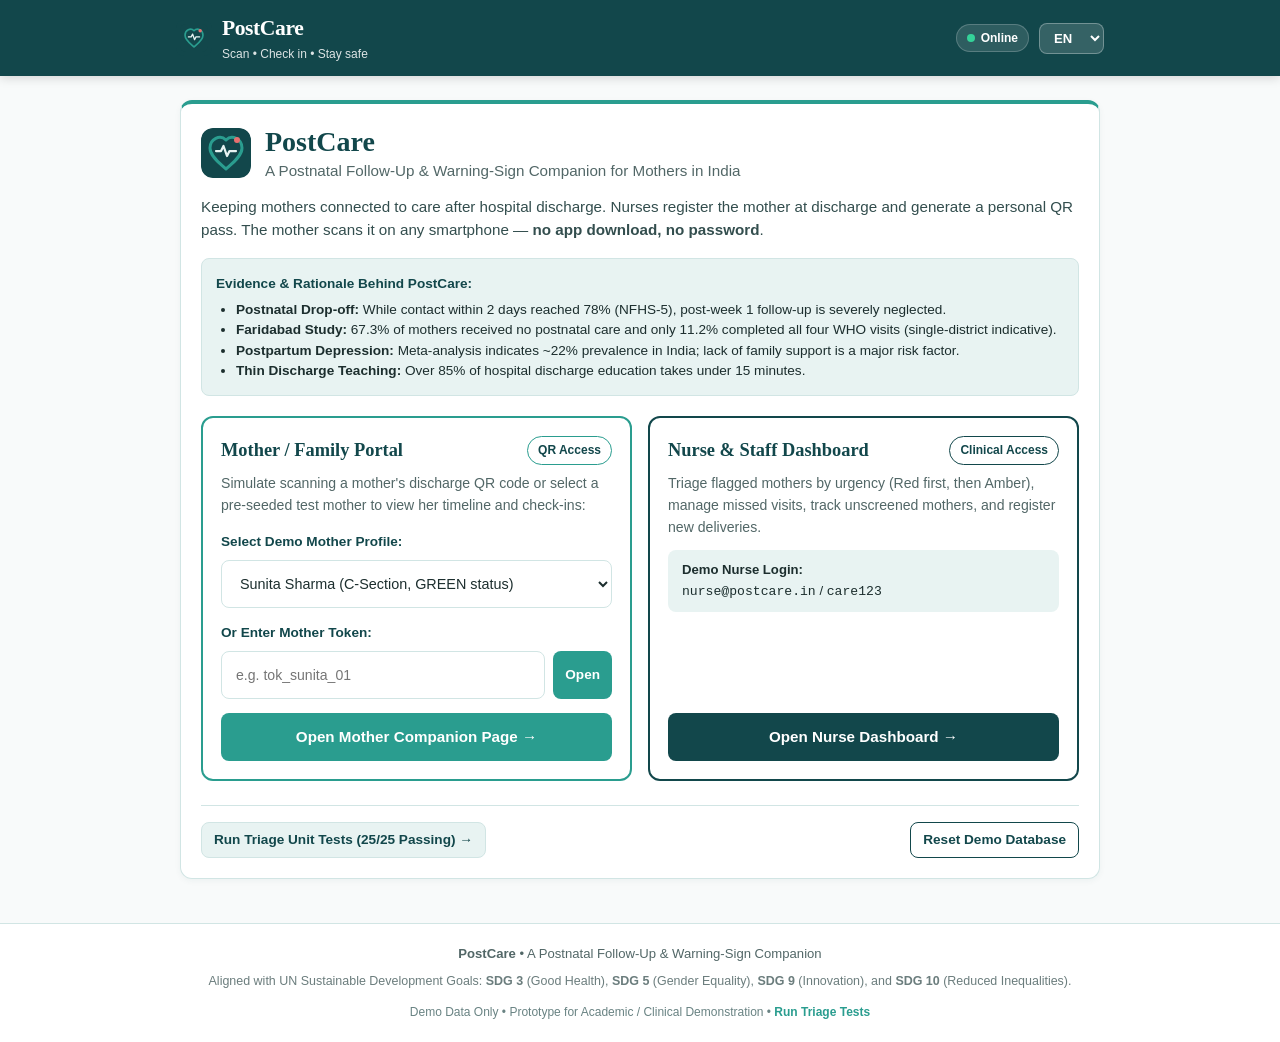
<file: index.html>
<!DOCTYPE html>
<html lang="en">
<head>
  <meta charset="UTF-8">
  <meta name="viewport" content="width=device-width, initial-scale=1.0, maximum-scale=5.0">
  <meta name="theme-color" content="#12474B">
  <meta name="description" content="PostCare - A Postnatal Follow-Up & Warning-Sign Companion keeping mothers connected to care after hospital discharge in India.">
  
  <title>PostCare - Postnatal Follow-Up & Warning-Sign Companion</title>

  <!-- PWA Manifest & Favicon (Relative paths for GitHub Pages) -->
  <link rel="manifest" href="./manifest.json">
  <link rel="icon" type="image/svg+xml" href="./assets/logo.svg">
  <link rel="apple-touch-icon" href="./assets/icons/icon.svg">

  <!-- Core Stylesheet -->
  <link rel="stylesheet" href="./css/style.css">
</head>
<body>

  <!-- Top Application Navigation Bar -->
  <header class="app-header">
    <div class="header-container">
      <a href="#/" class="brand-link" title="PostCare Home">
        <div class="brand-logo">
          <img src="./assets/logo.svg" alt="PostCare" style="width: 28px; height: 28px;">
        </div>
        <div>
          <span class="brand-title">PostCare</span>
          <span class="brand-tagline">Scan &bull; Check in &bull; Stay safe</span>
        </div>
      </a>

      <div class="header-actions">
        <!-- Live Online / Offline Sync Badge -->
        <span id="networkStatusBadge" class="network-badge online" title="PWA Connectivity Status">
          <span class="dot"></span> Online
        </span>

        <!-- Global Language Selector -->
        <select id="globalLangSelect" class="lang-select" aria-label="Select Language">
          <option value="en">EN</option>
          <option value="hi">हिन्दी</option>
          <option value="bn">বাংলা</option>
        </select>

        <!-- PWA Install Prompt Button (Hidden until installable) -->
        <button id="btnInstallPwa" class="btn btn-secondary btn-sm" style="display: none; padding: 4px 10px;" title="Install App to Home Screen">
          📥 Install
        </button>
      </div>
    </div>
  </header>

  <!-- Main View Container (Swapped by Router) -->
  <main id="appMain" class="app-main" role="main">
    <div style="text-align: center; padding: 40px 20px;">
      <p style="color: var(--text-muted);">Loading PostCare companion...</p>
    </div>
  </main>

  <!-- Application Footer -->
  <footer class="app-footer">
    <div class="footer-container">
      <div>
        <strong>PostCare</strong> &bull; A Postnatal Follow-Up & Warning-Sign Companion
      </div>
      <div style="font-size: 0.78rem; opacity: 0.85;">
        Aligned with UN Sustainable Development Goals: 
        <strong>SDG 3</strong> (Good Health), <strong>SDG 5</strong> (Gender Equality), 
        <strong>SDG 9</strong> (Innovation), and <strong>SDG 10</strong> (Reduced Inequalities).
      </div>
      <div style="font-size: 0.75rem; color: #698383; margin-top: 4px;">
        Demo Data Only &bull; Prototype for Academic / Clinical Demonstration &bull; 
        <a href="./tests/index.html" target="_blank" style="color: var(--primary-teal); font-weight: 600;">Run Triage Tests</a>
      </div>
    </div>
  </footer>

  <!-- Application Scripts (Locally bundled, zero CDN dependencies) -->
  <script src="./js/vendor/qrcode.min.js"></script>
  <script src="./js/data/questions.js"></script>
  <script src="./js/data/epds.js"></script>
  <script src="./js/data/education.js"></script>
  <script src="./js/triageRules.js"></script>
  <script src="./js/db.js"></script>
  <script src="./js/pwa.js"></script>
  <script src="./js/router.js"></script>
  <script src="./js/app.js"></script>

  <script>
    // Initialize application on DOM readiness
    document.addEventListener("DOMContentLoaded", () => {
      App.init();
    });
  </script>
</body>
</html>
</file>
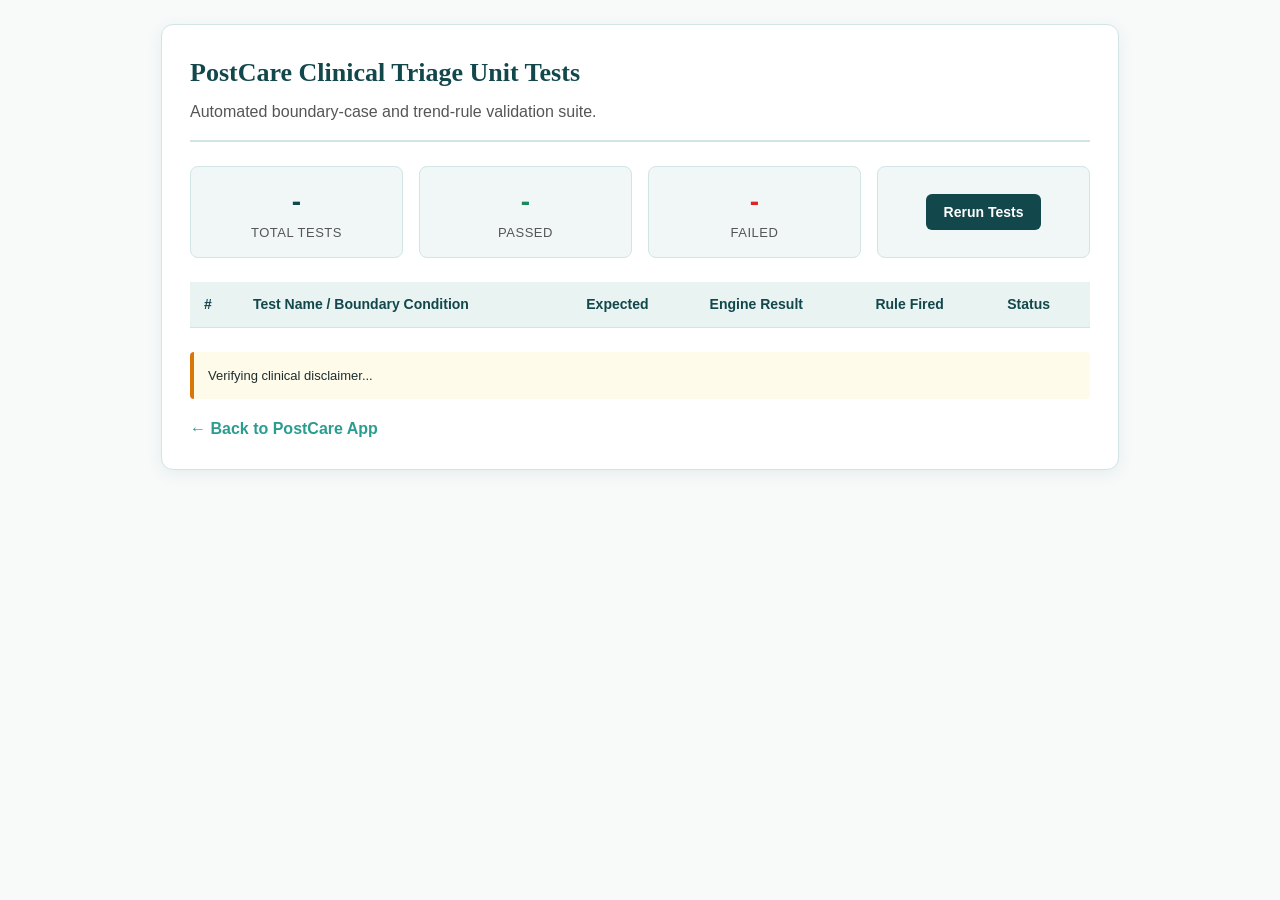
<file: tests/index.html>
<!DOCTYPE html>
<html lang="en">
<head>
  <meta charset="UTF-8">
  <meta name="viewport" content="width=device-width, initial-scale=1.0">
  <title>PostCare - Triage Unit Tests</title>
  <style>
    :root {
      --primary: #12474B;
      --teal: #2A9D8F;
      --bg: #F8FAFA;
      --card-bg: #FFFFFF;
      --text: #1C2E2E;
      --green: #1B8A5A;
      --green-bg: #E8F6EF;
      --amber: #D97706;
      --amber-bg: #FEF3C7;
      --red: #DC2626;
      --red-bg: #FEE2E2;
      --border: #D1E5E4;
    }
    body {
      font-family: -apple-system, BlinkMacSystemFont, "Segoe UI", Roboto, sans-serif;
      background: var(--bg);
      color: var(--text);
      margin: 0;
      padding: 24px;
      line-height: 1.5;
    }
    .container {
      max-width: 900px;
      margin: 0 auto;
      background: var(--card-bg);
      border-radius: 12px;
      box-shadow: 0 4px 16px rgba(18, 71, 75, 0.08);
      border: 1px solid var(--border);
      padding: 28px;
    }
    header {
      border-bottom: 2px solid var(--border);
      padding-bottom: 16px;
      margin-bottom: 24px;
    }
    h1 {
      font-family: Georgia, serif;
      color: var(--primary);
      margin: 0 0 8px 0;
      font-size: 26px;
    }
    .summary-card {
      display: flex;
      gap: 16px;
      margin-bottom: 24px;
      flex-wrap: wrap;
    }
    .stat-pill {
      flex: 1;
      min-width: 140px;
      padding: 14px;
      border-radius: 8px;
      text-align: center;
      background: #F1F7F7;
      border: 1px solid var(--border);
    }
    .stat-val {
      font-size: 28px;
      font-weight: 700;
      color: var(--primary);
    }
    .stat-val.passed { color: var(--green); }
    .stat-val.failed { color: var(--red); }
    .stat-label {
      font-size: 13px;
      color: #555;
      text-transform: uppercase;
      letter-spacing: 0.5px;
    }
    .test-table {
      width: 100%;
      border-collapse: collapse;
      margin-top: 16px;
      font-size: 14px;
    }
    .test-table th, .test-table td {
      padding: 12px 14px;
      text-align: left;
      border-bottom: 1px solid var(--border);
    }
    .test-table th {
      background: #E8F3F2;
      color: var(--primary);
      font-weight: 600;
    }
    .badge {
      display: inline-block;
      padding: 4px 10px;
      border-radius: 20px;
      font-size: 12px;
      font-weight: 600;
    }
    .badge.pass { background: var(--green-bg); color: var(--green); border: 1px solid var(--green); }
    .badge.fail { background: var(--red-bg); color: var(--red); border: 1px solid var(--red); }
    .badge.level-RED { background: var(--red-bg); color: var(--red); }
    .badge.level-AMBER { background: var(--amber-bg); color: var(--amber); }
    .badge.level-GREEN { background: var(--green-bg); color: var(--green); }
    .disclaimer-box {
      margin-top: 24px;
      padding: 14px;
      background: #FFFBEB;
      border-left: 4px solid var(--amber);
      border-radius: 4px;
      font-size: 13px;
    }
    .btn {
      background: var(--primary);
      color: white;
      border: none;
      padding: 10px 18px;
      border-radius: 6px;
      font-weight: 600;
      cursor: pointer;
      font-size: 14px;
    }
    .btn:hover { background: var(--teal); }
    .back-link {
      display: inline-block;
      margin-top: 18px;
      color: var(--teal);
      text-decoration: none;
      font-weight: 600;
    }
  </style>
</head>
<body>
  <div class="container">
    <header>
      <h1>PostCare Clinical Triage Unit Tests</h1>
      <p style="margin: 0; color: #555;">Automated boundary-case and trend-rule validation suite.</p>
    </header>

    <div class="summary-card">
      <div class="stat-pill">
        <div class="stat-val" id="totalCount">-</div>
        <div class="stat-label">Total Tests</div>
      </div>
      <div class="stat-pill">
        <div class="stat-val passed" id="passedCount">-</div>
        <div class="stat-label">Passed</div>
      </div>
      <div class="stat-pill">
        <div class="stat-val failed" id="failedCount">-</div>
        <div class="stat-label">Failed</div>
      </div>
      <div class="stat-pill" style="display: flex; align-items: center; justify-content: center;">
        <button class="btn" onclick="runSuite()">Rerun Tests</button>
      </div>
    </div>

    <table class="test-table">
      <thead>
        <tr>
          <th>#</th>
          <th>Test Name / Boundary Condition</th>
          <th>Expected</th>
          <th>Engine Result</th>
          <th>Rule Fired</th>
          <th>Status</th>
        </tr>
      </thead>
      <tbody id="testRows">
        <!-- Rendered by JS -->
      </tbody>
    </table>

    <div class="disclaimer-box" id="disclaimerText">
      Verifying clinical disclaimer...
    </div>

    <a href="../index.html" class="back-link">&larr; Back to PostCare App</a>
  </div>

  <script src="../js/triageRules.js"></script>
  <script src="./triage.test.js"></script>
  <script>
    function runSuite() {
      const rows = document.getElementById("testRows");
      rows.innerHTML = "";
      let pass = 0;
      let fail = 0;

      testCases.forEach((tc, idx) => {
        const res = evaluateTriage(tc.input, tc.prev);
        const isOk = res.level === tc.expectedLevel && res.ruleId === tc.expectedRule;
        if (isOk) pass++; else fail++;

        const tr = document.createElement("tr");
        tr.innerHTML = `
          <td>${idx + 1}</td>
          <td><strong>${tc.name}</strong></td>
          <td><span class="badge level-${tc.expectedLevel}">${tc.expectedLevel} (${tc.expectedRule})</span></td>
          <td><span class="badge level-${res.level}">${res.level}</span></td>
          <td><code>${res.ruleId}</code>: ${res.whyLine}</td>
          <td><span class="badge ${isOk ? 'pass' : 'fail'}">${isOk ? 'PASS' : 'FAIL'}</span></td>
        `;
        rows.appendChild(tr);
      });

      document.getElementById("totalCount").textContent = testCases.length;
      document.getElementById("passedCount").textContent = pass;
      document.getElementById("failedCount").textContent = fail;
      document.getElementById("disclaimerText").innerHTML = `
        <strong>Mandatory Clinical Disclaimer Verified:</strong><br>
        <em>"${CLINICAL_DISCLAIMER}"</em>
      `;
    }

    window.addEventListener("DOMContentLoaded", runSuite);
  </script>
</body>
</html>
</file>
<file: css/style.css>
/* ==========================================================================
   PostCare - Postnatal Follow-Up & Warning-Sign Companion
   Design System & Style Sheet
   Theme:
     - Deep Teal: #12474B
     - Teal: #2A9D8F
     - Rose: #E76F6F
     - Tint: #E8F3F2
     - Green/Amber/Red: Strictly reserved for triage status levels.
   ========================================================================== */

:root {
  --primary-deep: #12474B;
  --primary-teal: #2A9D8F;
  --accent-rose: #E76F6F;
  --bg-tint: #E8F3F2;
  --bg-page: #F8FAFA;
  --bg-card: #FFFFFF;
  --text-main: #1C2E2E;
  --text-muted: #526767;
  --border-color: #D1E5E4;
  --border-focus: #2A9D8F;
  --shadow-sm: 0 2px 6px rgba(18, 71, 75, 0.05);
  --shadow-md: 0 4px 16px rgba(18, 71, 75, 0.08);
  --shadow-lg: 0 8px 30px rgba(18, 71, 75, 0.12);

  /* TRIAGE STATUS COLORS - RESERVED EXCLUSIVELY FOR CLINICAL TRIAGE */
  --triage-green: #1B8A5A;
  --triage-green-bg: #E8F6EF;
  --triage-green-border: #99E2BD;

  --triage-amber: #D97706;
  --triage-amber-bg: #FEF3C7;
  --triage-amber-border: #FCD34D;

  --triage-red: #DC2626;
  --triage-red-bg: #FEE2E2;
  --triage-red-border: #FCA5A5;

  --font-serif: "Playfair Display", Georgia, "Times New Roman", serif;
  --font-sans: "Inter", -apple-system, BlinkMacSystemFont, "Segoe UI", Roboto, Helvetica, Arial, sans-serif;
  --radius-sm: 8px;
  --radius-md: 12px;
  --radius-lg: 16px;
  --radius-full: 9999px;
  --touch-target: 48px;
}

/* Box sizing reset */
*, *::before, *::after {
  box-sizing: border-box;
  margin: 0;
  padding: 0;
}

body {
  font-family: var(--font-sans);
  background-color: var(--bg-page);
  color: var(--text-main);
  line-height: 1.55;
  -webkit-font-smoothing: antialiased;
  min-height: 100vh;
  display: flex;
  flex-direction: column;
}

/* Headings with Serif Typography */
h1, h2, h3, h4, .serif-heading {
  font-family: var(--font-serif);
  font-weight: 700;
  color: var(--primary-deep);
  line-height: 1.25;
}

h1 { font-size: 1.85rem; margin-bottom: 0.5rem; }
h2 { font-size: 1.45rem; margin-bottom: 0.5rem; }
h3 { font-size: 1.15rem; margin-bottom: 0.35rem; }

p {
  margin-bottom: 0.75rem;
}

a {
  color: var(--primary-teal);
  text-decoration: none;
  transition: color 0.2s;
}

a:hover {
  text-decoration: underline;
}

/* Navigation Header */
.app-header {
  background-color: var(--primary-deep);
  color: #FFFFFF;
  position: sticky;
  top: 0;
  z-index: 100;
  box-shadow: 0 2px 10px rgba(0, 0, 0, 0.15);
}

.header-container {
  max-width: 960px;
  margin: 0 auto;
  padding: 12px 16px;
  display: flex;
  align-items: center;
  justify-content: space-between;
  gap: 12px;
}

.brand-link {
  display: flex;
  align-items: center;
  gap: 10px;
  text-decoration: none;
  color: #FFFFFF;
}

.brand-logo {
  width: 36px;
  height: 36px;
  border-radius: 8px;
  background: var(--primary-deep);
  display: flex;
  align-items: center;
  justify-content: center;
}

.brand-title {
  font-family: var(--font-serif);
  font-size: 1.35rem;
  font-weight: 700;
  letter-spacing: -0.02em;
}

.brand-tagline {
  font-size: 0.75rem;
  opacity: 0.85;
  display: block;
}

.header-actions {
  display: flex;
  align-items: center;
  gap: 10px;
}

/* Network Status & Badges */
.network-badge {
  font-size: 0.75rem;
  font-weight: 600;
  padding: 4px 10px;
  border-radius: var(--radius-full);
  display: inline-flex;
  align-items: center;
  gap: 6px;
  background: rgba(255, 255, 255, 0.12);
  color: #FFFFFF;
  border: 1px solid rgba(255, 255, 255, 0.2);
}

.network-badge .dot {
  width: 8px;
  height: 8px;
  border-radius: 50%;
  display: inline-block;
}

.network-badge.online .dot { background-color: #34D399; }
.network-badge.offline .dot { background-color: #F87171; }
.network-badge.syncing .dot { background-color: #FBBF24; animation: pulseDot 1s infinite; }

@keyframes pulseDot {
  0% { transform: scale(0.8); opacity: 0.6; }
  50% { transform: scale(1.3); opacity: 1; }
  100% { transform: scale(0.8); opacity: 0.6; }
}

/* Language Switcher */
.lang-select {
  background: rgba(255, 255, 255, 0.15);
  color: #FFFFFF;
  border: 1px solid rgba(255, 255, 255, 0.3);
  padding: 6px 10px;
  border-radius: var(--radius-sm);
  font-size: 0.82rem;
  font-weight: 600;
  cursor: pointer;
  outline: none;
}

.lang-select option {
  background: var(--primary-deep);
  color: #FFFFFF;
}

/* App Main Container */
.app-main {
  flex: 1;
  max-width: 960px;
  width: 100%;
  margin: 0 auto;
  padding: 16px;
}

@media (min-width: 768px) {
  .app-main {
    padding: 24px 20px;
  }
}

/* UI Cards */
.card {
  background: var(--bg-card);
  border: 1px solid var(--border-color);
  border-radius: var(--radius-md);
  padding: 20px;
  margin-bottom: 20px;
  box-shadow: var(--shadow-sm);
}

.card-header {
  border-bottom: 1px solid var(--border-color);
  padding-bottom: 12px;
  margin-bottom: 16px;
  display: flex;
  justify-content: space-between;
  align-items: center;
  flex-wrap: wrap;
  gap: 8px;
}

/* Buttons & Touch Targets */
.btn {
  display: inline-flex;
  align-items: center;
  justify-content: center;
  gap: 8px;
  min-height: var(--touch-target);
  padding: 10px 18px;
  border-radius: var(--radius-sm);
  font-size: 0.95rem;
  font-weight: 600;
  text-decoration: none;
  cursor: pointer;
  border: none;
  transition: all 0.2s ease;
  font-family: inherit;
  text-align: center;
}

.btn-primary {
  background-color: var(--primary-deep);
  color: #FFFFFF;
}

.btn-primary:hover {
  background-color: #0d3639;
  text-decoration: none;
}

.btn-secondary {
  background-color: var(--primary-teal);
  color: #FFFFFF;
}

.btn-secondary:hover {
  background-color: #218377;
  text-decoration: none;
}

.btn-outline {
  background-color: transparent;
  color: var(--primary-deep);
  border: 1.5px solid var(--primary-deep);
}

.btn-outline:hover {
  background-color: var(--bg-tint);
  text-decoration: none;
}

.btn-tint {
  background-color: var(--bg-tint);
  color: var(--primary-deep);
  border: 1px solid var(--border-color);
}

.btn-tint:hover {
  background-color: #d8ecea;
  text-decoration: none;
}

.btn-emergency {
  background-color: var(--accent-rose);
  color: #FFFFFF;
  font-weight: 700;
  box-shadow: 0 4px 12px rgba(231, 111, 111, 0.3);
}

.btn-emergency:hover {
  background-color: #d95656;
  text-decoration: none;
}

.btn-block {
  display: flex;
  width: 100%;
}

.btn-sm {
  min-height: 36px;
  padding: 6px 12px;
  font-size: 0.85rem;
}

/* Triage Status Badges & Cards */
.triage-badge {
  display: inline-flex;
  align-items: center;
  gap: 6px;
  padding: 6px 14px;
  border-radius: var(--radius-full);
  font-weight: 700;
  font-size: 0.88rem;
  text-transform: uppercase;
  letter-spacing: 0.04em;
}

.triage-badge.RED {
  background: var(--triage-red-bg);
  color: var(--triage-red);
  border: 1.5px solid var(--triage-red-border);
}

.triage-badge.AMBER {
  background: var(--triage-amber-bg);
  color: var(--triage-amber);
  border: 1.5px solid var(--triage-amber-border);
}

.triage-badge.GREEN {
  background: var(--triage-green-bg);
  color: var(--triage-green);
  border: 1.5px solid var(--triage-green-border);
}

.triage-card {
  border-radius: var(--radius-lg);
  padding: 24px;
  margin-bottom: 24px;
  border-width: 2px;
  border-style: solid;
}

.triage-card.RED {
  background-color: var(--triage-red-bg);
  border-color: var(--triage-red);
}

.triage-card.AMBER {
  background-color: var(--triage-amber-bg);
  border-color: var(--triage-amber);
}

.triage-card.GREEN {
  background-color: var(--triage-green-bg);
  border-color: var(--triage-green);
}

.why-line-box {
  background: rgba(255, 255, 255, 0.85);
  border-radius: var(--radius-sm);
  padding: 12px 16px;
  margin: 14px 0;
  border-left: 4px solid var(--primary-deep);
  font-size: 0.92rem;
}

.clinical-disclaimer {
  font-size: 0.78rem;
  color: var(--text-muted);
  font-style: italic;
  margin-top: 14px;
  padding-top: 10px;
  border-top: 1px dashed rgba(0, 0, 0, 0.15);
}

/* Timeline: WHO Postnatal Visits */
.timeline-container {
  margin: 20px 0;
  position: relative;
}

.timeline {
  display: flex;
  flex-direction: column;
  gap: 16px;
  position: relative;
}

.timeline-item {
  display: flex;
  gap: 16px;
  position: relative;
}

.timeline-item::before {
  content: "";
  position: absolute;
  top: 36px;
  left: 17px;
  bottom: -20px;
  width: 2px;
  background-color: var(--border-color);
  z-index: 1;
}

.timeline-item:last-child::before {
  display: none;
}

.timeline-marker {
  width: 36px;
  height: 36px;
  border-radius: 50%;
  display: flex;
  align-items: center;
  justify-content: center;
  font-size: 0.9rem;
  font-weight: 700;
  flex-shrink: 0;
  z-index: 2;
  background: var(--bg-card);
  border: 2px solid var(--border-color);
  color: var(--text-muted);
}

.timeline-item.done .timeline-marker {
  background-color: var(--triage-green);
  border-color: var(--triage-green);
  color: #FFFFFF;
}

.timeline-item.due .timeline-marker {
  background-color: var(--triage-amber);
  border-color: var(--triage-amber);
  color: #FFFFFF;
  box-shadow: 0 0 0 4px var(--triage-amber-bg);
}

.timeline-item.missed .timeline-marker {
  background-color: var(--triage-red);
  border-color: var(--triage-red);
  color: #FFFFFF;
}

.timeline-item.upcoming .timeline-marker {
  background-color: var(--bg-tint);
  border-color: var(--primary-teal);
  color: var(--primary-deep);
}

.timeline-content {
  flex: 1;
  background: var(--bg-card);
  border: 1px solid var(--border-color);
  border-radius: var(--radius-sm);
  padding: 12px 16px;
}

.timeline-header {
  display: flex;
  justify-content: space-between;
  align-items: baseline;
  flex-wrap: wrap;
  gap: 4px;
}

.timeline-status {
  font-size: 0.78rem;
  font-weight: 700;
  text-transform: uppercase;
  padding: 2px 8px;
  border-radius: var(--radius-full);
}

.status-done { background: var(--triage-green-bg); color: var(--triage-green); }
.status-due { background: var(--triage-amber-bg); color: var(--triage-amber); }
.status-missed { background: var(--triage-red-bg); color: var(--triage-red); }
.status-upcoming { background: var(--bg-tint); color: var(--primary-deep); }

/* Adaptive Form Styling */
.form-group {
  margin-bottom: 20px;
}

.form-label {
  display: block;
  font-weight: 600;
  margin-bottom: 8px;
  color: var(--primary-deep);
  font-size: 0.95rem;
}

.form-help {
  font-size: 0.82rem;
  color: var(--text-muted);
  margin-top: 4px;
  margin-bottom: 8px;
}

.form-input, .form-select, .form-textarea {
  width: 100%;
  min-height: var(--touch-target);
  padding: 10px 14px;
  border: 1.5px solid var(--border-color);
  border-radius: var(--radius-sm);
  font-size: 1rem;
  font-family: inherit;
  color: var(--text-main);
  background: #FFFFFF;
  transition: border-color 0.2s;
}

.form-input:focus, .form-select:focus, .form-textarea:focus {
  outline: none;
  border-color: var(--border-focus);
  box-shadow: 0 0 0 3px rgba(42, 157, 143, 0.2);
}

/* Radio Cards (Large Touch Targets) */
.radio-cards {
  display: flex;
  flex-direction: column;
  gap: 10px;
}

.radio-card {
  display: flex;
  align-items: center;
  gap: 12px;
  padding: 14px 16px;
  border: 1.5px solid var(--border-color);
  border-radius: var(--radius-sm);
  background: #FFFFFF;
  cursor: pointer;
  transition: all 0.2s;
  min-height: var(--touch-target);
}

.radio-card:hover {
  background: var(--bg-tint);
  border-color: var(--primary-teal);
}

.radio-card input[type="radio"] {
  width: 20px;
  height: 20px;
  accent-color: var(--primary-teal);
  flex-shrink: 0;
}

.radio-card.selected {
  border-color: var(--primary-teal);
  background: var(--bg-tint);
  font-weight: 600;
}

.branch-container {
  margin-top: 14px;
  margin-left: 12px;
  padding: 16px;
  border-left: 3px solid var(--primary-teal);
  background: var(--bg-tint);
  border-radius: 0 var(--radius-sm) var(--radius-sm) 0;
  animation: fadeIn 0.3s ease-in-out;
}

@keyframes fadeIn {
  from { opacity: 0; transform: translateY(-6px); }
  to { opacity: 1; transform: translateY(0); }
}

/* EPDS Screen Stepper */
.epds-stepper {
  background: #FFFFFF;
  border: 1px solid var(--border-color);
  border-radius: var(--radius-md);
  padding: 24px;
  margin-bottom: 24px;
}

.step-indicator {
  display: flex;
  justify-content: space-between;
  align-items: center;
  margin-bottom: 20px;
  padding-bottom: 12px;
  border-bottom: 1px solid var(--border-color);
  font-size: 0.85rem;
  font-weight: 600;
  color: var(--text-muted);
}

.progress-bar-wrap {
  width: 100%;
  height: 8px;
  background: var(--border-color);
  border-radius: var(--radius-full);
  margin-bottom: 20px;
  overflow: hidden;
}

.progress-bar-fill {
  height: 100%;
  background: var(--primary-teal);
  transition: width 0.3s ease;
}

/* Audio Player Component */
.audio-card {
  background: var(--bg-tint);
  border: 1px solid var(--border-color);
  border-radius: var(--radius-sm);
  padding: 16px;
  margin: 16px 0;
  display: flex;
  align-items: center;
  justify-content: space-between;
  gap: 14px;
}

.audio-btn {
  background: var(--primary-deep);
  color: #FFFFFF;
  border: none;
  width: 44px;
  height: 44px;
  border-radius: 50%;
  display: flex;
  align-items: center;
  justify-content: center;
  cursor: pointer;
  flex-shrink: 0;
}

.audio-btn:hover {
  background: var(--primary-teal);
}

/* Nurse Dashboard Styling */
.nurse-tabs {
  display: flex;
  gap: 8px;
  border-bottom: 2px solid var(--border-color);
  margin-bottom: 20px;
  overflow-x: auto;
  padding-bottom: 2px;
}

.nurse-tab-btn {
  padding: 10px 16px;
  font-size: 0.92rem;
  font-weight: 600;
  background: transparent;
  border: none;
  border-bottom: 3px solid transparent;
  color: var(--text-muted);
  cursor: pointer;
  white-space: nowrap;
  font-family: inherit;
}

.nurse-tab-btn.active {
  color: var(--primary-deep);
  border-bottom-color: var(--primary-deep);
}

.flag-list {
  display: flex;
  flex-direction: column;
  gap: 12px;
}

.flag-item {
  background: #FFFFFF;
  border: 1.5px solid var(--border-color);
  border-radius: var(--radius-sm);
  padding: 16px;
  display: flex;
  flex-direction: column;
  gap: 10px;
  box-shadow: var(--shadow-sm);
}

.flag-item.flag-RED {
  border-left: 6px solid var(--triage-red);
}

.flag-item.flag-AMBER {
  border-left: 6px solid var(--triage-amber);
}

.flag-meta {
  display: flex;
  justify-content: space-between;
  align-items: baseline;
  flex-wrap: wrap;
  gap: 6px;
}

.flag-time {
  font-size: 0.78rem;
  color: var(--text-muted);
}

/* Analytics Stats Grid */
.stats-grid {
  display: grid;
  grid-template-columns: repeat(auto-fit, minmax(140px, 1fr));
  gap: 14px;
  margin-bottom: 24px;
}

.stat-box {
  background: #FFFFFF;
  border: 1px solid var(--border-color);
  border-radius: var(--radius-sm);
  padding: 16px;
  text-align: center;
}

.stat-number {
  font-size: 2rem;
  font-weight: 700;
  color: var(--primary-deep);
  line-height: 1.1;
  margin-bottom: 4px;
}

.stat-label {
  font-size: 0.8rem;
  color: var(--text-muted);
  text-transform: uppercase;
  letter-spacing: 0.5px;
}

/* QR Code & Printable Discharge Card */
.qr-card-printable {
  background: #FFFFFF;
  border: 2px solid var(--primary-deep);
  border-radius: var(--radius-md);
  padding: 24px;
  text-align: center;
  max-width: 440px;
  margin: 0 auto 24px auto;
  box-shadow: var(--shadow-md);
}

.qr-box {
  display: flex;
  justify-content: center;
  align-items: center;
  padding: 16px;
  background: #FFFFFF;
  margin: 16px 0;
}

.qr-box canvas, .qr-box img {
  display: block;
  margin: 0 auto;
}

/* Modals */
.modal-overlay {
  position: fixed;
  inset: 0;
  background: rgba(0, 0, 0, 0.5);
  display: flex;
  align-items: center;
  justify-content: center;
  padding: 16px;
  z-index: 1000;
  backdrop-filter: blur(2px);
}

.modal-card {
  background: #FFFFFF;
  border-radius: var(--radius-md);
  max-width: 500px;
  width: 100%;
  max-height: 90vh;
  overflow-y: auto;
  padding: 24px;
  box-shadow: var(--shadow-lg);
}

/* Toast Notifications */
.pwa-toast {
  position: fixed;
  bottom: 24px;
  left: 50%;
  transform: translateX(-50%) translateY(100px);
  background: var(--primary-deep);
  color: #FFFFFF;
  padding: 12px 20px;
  border-radius: var(--radius-full);
  font-size: 0.9rem;
  font-weight: 600;
  box-shadow: 0 4px 20px rgba(0, 0, 0, 0.25);
  z-index: 2000;
  transition: transform 0.3s cubic-bezier(0.18, 0.89, 0.32, 1.28);
  pointer-events: none;
  max-width: 90vw;
  text-align: center;
}

.pwa-toast.visible {
  transform: translateX(-50%) translateY(0);
}

.pwa-toast.success { background: #065F46; }
.pwa-toast.warning { background: #92400E; }
.pwa-toast.danger { background: #991B1B; }

/* Footer */
.app-footer {
  margin-top: auto;
  background: #FFFFFF;
  border-top: 1px solid var(--border-color);
  padding: 20px 16px;
  font-size: 0.82rem;
  color: var(--text-muted);
  text-align: center;
}

.footer-container {
  max-width: 960px;
  margin: 0 auto;
  display: flex;
  flex-direction: column;
  gap: 8px;
  align-items: center;
}

/* Print Styles */
@media print {
  body {
    background: #FFFFFF;
    color: #000000;
  }
  .app-header, .app-footer, .no-print, .btn, .nurse-tabs {
    display: none !important;
  }
  .app-main {
    padding: 0;
    max-width: 100%;
  }
  .qr-card-printable {
    box-shadow: none;
    border: 2px solid #000000;
    margin: 20px auto;
    page-break-inside: avoid;
  }
}
</file>
